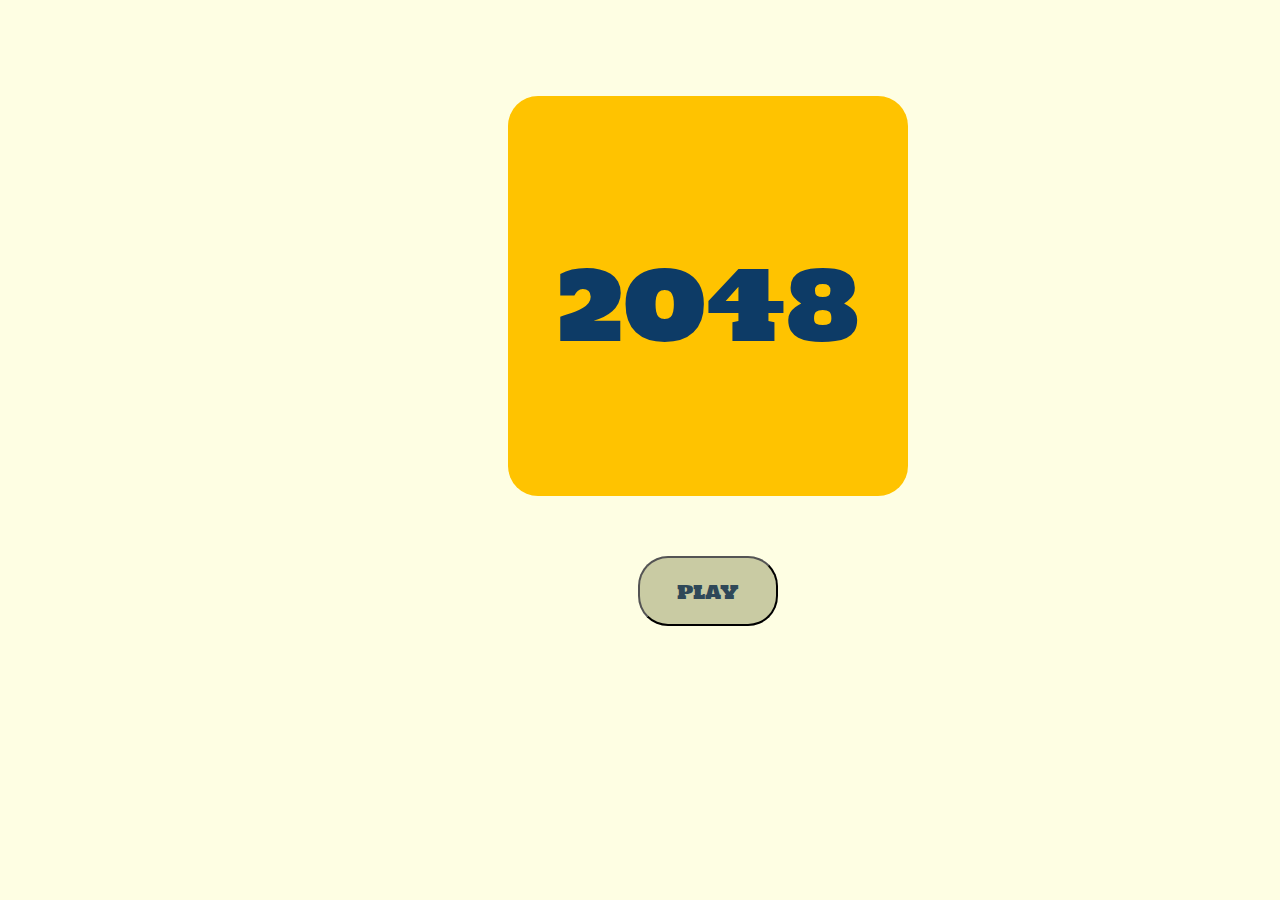
<file: index.html>
<!DOCTYPE html>
<html lang="en">
<head>
    <meta charset="UTF-8">
    <meta name="viewport" content="width=device-width, initial-scale=1.0">
    <title>2048 Game</title>
    <link rel="stylesheet" href="style.css">
</head>
<body>
    <div id="logo">
        <p id="name">2048</p>
    </div>
    <div class="playLogo">
        <button onclick="myFunction()">play</button>
    </div>
    <script src="script.js"></script>
</body>
</html>
</file>
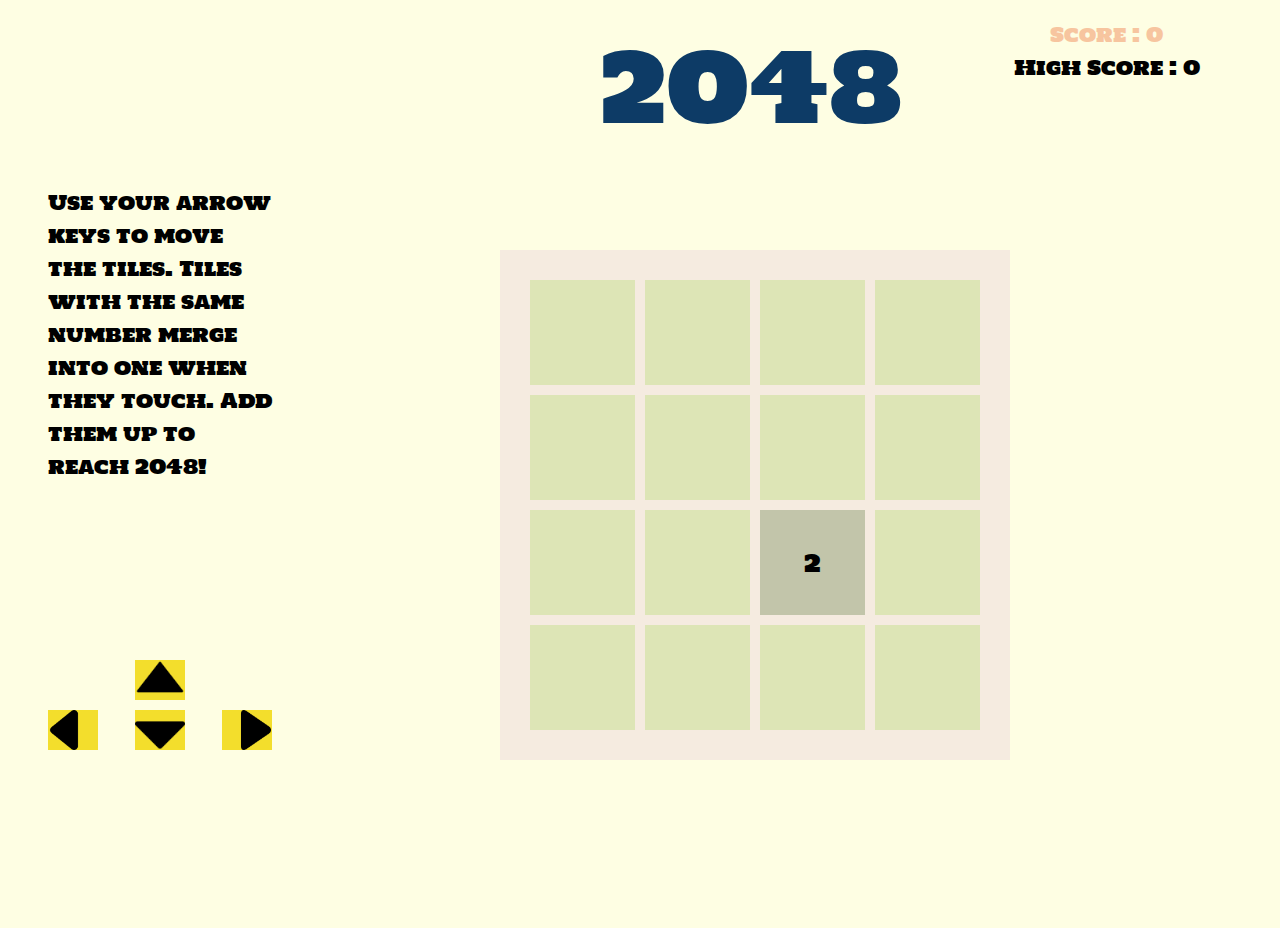
<file: game.html>
<!DOCTYPE html>
<html lang="en">

<head>
    <meta charset="UTF-8">
    <meta name="viewport" content="width=device-width, initial-scale=1.0">
    <title>2048 game</title>
    <link rel="stylesheet" href="game.css">
</head>

<body>
  <section id="section1">
    <div id="instructions">
        <p>
            Use your arrow <br> keys to move <br> the tiles. Tiles <br> with the same <br> number merge <br>
            into one when <br> they touch. Add <br> them up to <br> reach 2048!
        </p>
        <div id="btns">
            <div>
                <div class="btn"></div>
                <div class="btn"><img id="upArrow" src="./assets/arrow-up.png" alt=""></div>
                <div class="btn"></div>
            </div>
            <div>
                <div class="btn"><img id="leftArrow"
                        src="./assets/black-triangular-arrowhead-pointing-to-left-direction.png" alt=""></div>
                <div class="btn"><img id="downArrow" src="./assets/down-filled-triangular-arrow.png" alt=""></div>
                <div class="btn"><img id="rightArrow" src="./assets/black-tringular-arrowahead-right-direction.png"
                        alt="left arrow"></div>
            </div>

        </div>
    </div>
  </section>

    <section id="gameBox">
        <header>2048</header>
        <div class="gameContainer">
            <div class="blockContainer">
                <div class="block" data-row="1" data-column="1"></div>
                <div class="block" data-row="1" data-column="2"></div>
                <div class="block" data-row="1" data-column="3"></div>
                <div class="block" data-row="1" data-column="4"></div>
                <div class="block" data-row="2" data-column="1"></div>
                <div class="block" data-row="2" data-column="2"></div>
                <div class="block" data-row="2" data-column="3"></div>
                <div class="block" data-row="2" data-column="4"></div>
                <div class="block" data-row="3" data-column="1"></div>
                <div class="block" data-row="3" data-column="2"></div>
                <div class="block" data-row="3" data-column="3"></div>
                <div class="block" data-row="3" data-column="4"></div>
                <div class="block" data-row="4" data-column="1"></div>
                <div class="block" data-row="4" data-column="2"></div>
                <div class="block" data-row="4" data-column="3"></div>
                <div class="block" data-row="4" data-column="4"></div>
            </div>
        </div>
    
    </section>
    <section id="scoreBox">
        <div class="scoreContainer">
            <div id="cScore">Score : <span id="currentScore">0</span></div>
            <div id="hScore">High Score : <span id="highScore">0</span></div>
        </div>
    </section>

    <script src="game.js"></script>
</body>

</html>
</file>
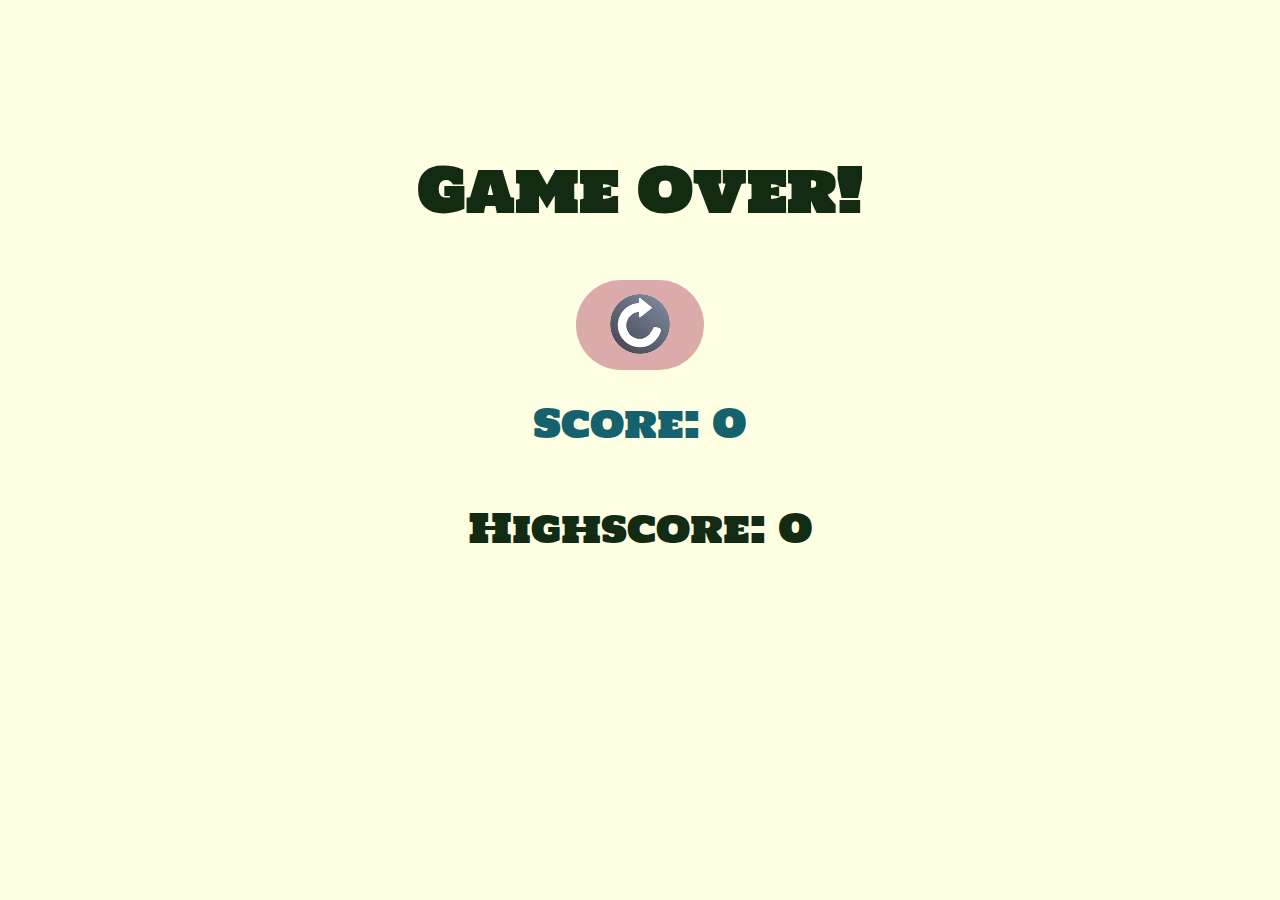
<file: gameover.html>
<!DOCTYPE html>
<html lang="en">
<head>
    <meta charset="UTF-8">
    <meta name="viewport" content="width=device-width, initial-scale=1.0">
    <title>Game Over</title>
    <link rel="stylesheet" href="gameover.css">
</head>
<body>
    <div class="game-over">
        <h1>Game Over!</h1>
        <button class="restart"><img src="./assets/download-m4comfTBV-transformed.jpeg" alt=""></button>
        <div class="scoreboard">
            <p id="aScore">Score: <span>0</span></p>
            <p id="bScore">Highscore: <span>0</span></p>
        </div>
    </div>
</body>
</html>
</file>
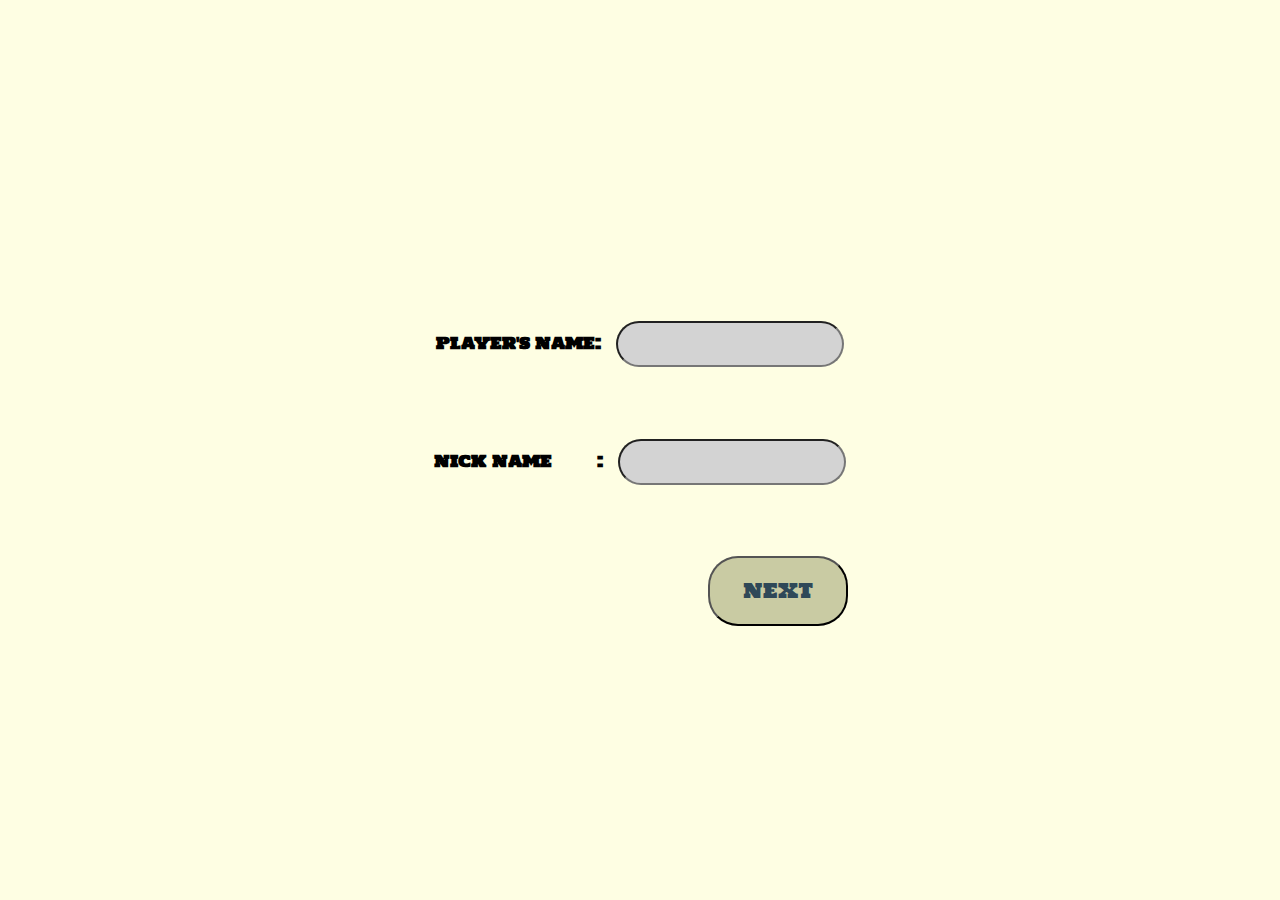
<file: player.html>
<!DOCTYPE html>
<html lang="en">
<head>
    <meta charset="UTF-8">
    <meta name="viewport" content="width=device-width, initial-scale=1.0">
    <title>Player name</title>
    <link rel="stylesheet" href="style2.css">
    <link rel="icon" type="image/x-icon" href="./assets/png-transparent-2048-art-area-text-symbol-number-apps-2048-game-text-logo.png">
</head>
<body>
    <h4 id="player">PLAYER'S NAME: &nbsp;&nbsp;<input type="text"></h4>
    <h4 id="nick">NICK NAME &nbsp;&nbsp;&nbsp;&nbsp;&nbsp;&nbsp;&nbsp;&nbsp;:&nbsp;&nbsp; <input id="nickNa" type="text"></h4>
    <button onclick="myFunction()">NEXT</button>
    <script src="app.js"></script>
</body>
</html>
</file>
<file: style.css>
@import url('https://fonts.googleapis.com/css2?family=Fredoka:wght@700&family=Holtwood+One+SC&display=swap');

body{
    background-color: #FEFEE3;
}

#logo{
    height: 400px;
    width: 400px;
    background-color: #FFC300;
    color: #0D3B66;
    border-radius: 30px;
    text-align: center;
    font-size: 96px;
    position: relative;
    right: -500px;
    font-family: 'Fredoka', sans-serif;
    font-family: 'Holtwood One SC', serif;
}
p{
    padding-top: 130px;
    padding-bottom: 150px;
}
button{
    height: 70px;
    width: 140px;
    background-color: #C9CBA3;
    color: #2F4858;
    text-align: center;
    border-radius: 30px;
    font-size: 20px;
    margin-top: 60px;
    position: relative;
    right: -630px;
    font-family: 'Fredoka', sans-serif;
    font-family: 'Holtwood One SC', serif;
}




@media (max-width: 600px) {
    body{
        height: 667vh;
        width: 375vw;
    }
    #logo {
        height: 200px;
        width: 200px;
        font-size: 48px;
        position: absolute;
        left: 200px;

    }

    p {
        padding-top: 10px; 
        padding-bottom: 10px;
    }

    button {
        height: 50px;
        width: 120px;
        font-size: 16px;
    }
}
</file>
<file: game.css>
@import url('https://fonts.googleapis.com/css2?family=Fredoka:wght@700&family=Holtwood+One+SC&display=swap');
html, body{
    width: 100%;
    height: 100%;
    display: flex;
    background-color: #FEFEE3;
    font-family: 'Holtwood One SC', serif;
}
#section1{
    height: 100%;
    width: 25%;
    height: 100%;
    width: 25%;
    position: relative;
}
#scoreBox{
    height: 100%;
    width: 25%;
    font-size: 20px;
    padding: 10px;
}
#gameBox{
    height: 100%;
    width: 50%;
}
#cScore{
    color: #F7C59F;
    text-align: center;
}
#hScore{
    text-align: center;
}

header{
    color: #0D3B66;
    font-size: 96px;
    font-family: 'Holtwood One SC', serif;
    position: absolute;
    left: 600px;
}

#instructions{
    display: flex;
    flex-direction: column;
    justify-content: space-evenly;
    padding: 0 40px;
    height: 100%;
    font-size: 20px;
    position: absolute;
}
#btns {
    width: auto;
    height: 90px;
    display: flex;
    flex-direction: column;
    justify-content: space-between;
}

#btns div{
    display: flex;
    justify-content: space-between;
    gap: 5px;

}
#btns div:nth-child(1) div.btn:nth-child(1),#btns div:nth-child(1) div.btn:nth-child(3) {
    border: 1px solid red;
    visibility: hidden;
}

.btn{
    height: 40px;
    width: 50px;
    background-color: #F3DE2C;
}
#upArrow{
    height: 50px;
    width: 50px;
    position: relative;
    bottom: 8px;
}

#downArrow{
    height: 50px;
    width: 50px;
}

#leftArrow{
    height: 40px;
    width: 40px;
    position: relative;
    left: -4px;
}

#rightArrow{
    height: 40px;
    width: 40px;
    position: relative;
    right: -14px;
}


.gameContainer{
    background-color: #F5EBE0;
   width: 500px;
   height: 500px;
   position: relative;
   position: absolute;
   left: 500px;
   top: 250px;
}

.blockContainer{
    background-color: #F5EBE0;
    display: grid;
    grid-template-columns: repeat(4, 1fr);
    gap: 10px;
    padding: 30px;
    position: absolute;

}

.block{
    width: 105px;
    height: 105px;
    background-color: #DDE5B6;
    display: flex;
    align-items: center;
    justify-content: center;
    font-size: 1.5em;
    color: #000;
}


.block[data-value="2"]{
    background-color: #C2C5AA;
}

.block[data-value="4"]{
    background-color: #C2C5AA;
}

.block[data-value="8"]{
    background-color: #98fb98;
}

.block[data-value="16"]{
    background-color: #ffd700;
}

.block[data-value="32"]{
    background-color: #ffa07a;
}

.block[data-value="64"]{
    background-color: #87ceeb;
}

.block[data-value="128"]{
    background-color: #ffff00;
}

.block[data-value="256"]{
    background-color: #40e0d0;
}

.block[data-value="512"]{
    background-color: #ff69b4;
}

.block[data-value="1024"]{
    background-color: #7b68ee;
}

.block[data-value="2048"]{
    background-color: #ff6347;
}

.block[data-value="4096"]{
    background-color: #a9a9a9;
}
</file>
<file: gameover.css>
@import url('https://fonts.googleapis.com/css2?family=Fredoka:wght@700&family=Holtwood+One+SC&display=swap');
html, body{
    width: 100%;
    height: 90%; 
    display: flex;
    background-color: #FEFEE3;
    font-family: 'Holtwood One SC', serif;
}
.game-over {
    display: flex;
    flex-direction: column;
    align-items: center;
    justify-content: center;
    height: 100%;
    width: 100%;
    background-color:#FEFEE3;
    color: #132A13;
}

h1 {
    position: absolute;
    top: 100px;
    font-size: 60px;
}
img{
    height: 60px;
    width: 60px;
    border-radius: 30px;
    background-color: #dbabab;
}

.restart {
    width: 10%;
    height: 10%;
    border: none;
    border-radius: 50px;
    background-color: #dbabab;
    position: absolute;
    top: 280px;
}

.scoreboard {
    margin-top: 50px;
    position: absolute;
    top: 300px;
}

.scoreboard p {
    font-size: 40px;
    margin-bottom: 5px;
}

#aScore{
    color: #15616D;
    text-align: center;
}
</file>
<file: style2.css>
@import url('https://fonts.googleapis.com/css2?family=Fredoka:wght@700&family=Holtwood+One+SC&display=swap');

body{
    background-color: #FEFEE3;
}
#player{
    justify-content: center;
    text-align: center;
    position: relative;
    top: 300px;
    font-family: 'Fredoka', sans-serif;
    font-family: 'Holtwood One SC', serif;
}
#nick{
    justify-content: center;
    text-align: center;
    position: relative;
    top: 350px;
    font-family: 'Fredoka', sans-serif;
    font-family: 'Holtwood One SC', serif;
}
input{
    border-radius: 30px;
    background-color: #D3D3D3;
    height: 40px;
    width: 220px;
    border-collapse: collapse;
}
button{
    height: 70px;
    width: 140px;
    background-color: #C9CBA3;
    color: #2F4858;
    text-align: center;
    border-radius: 30px;
    font-size: 20px;
    justify-content: center;
    text-align: center;
    position: relative;
    top: 400px;
    right: -700px;
    font-family: 'Fredoka', sans-serif;
    font-family: 'Holtwood One SC', serif;
}
</file>
